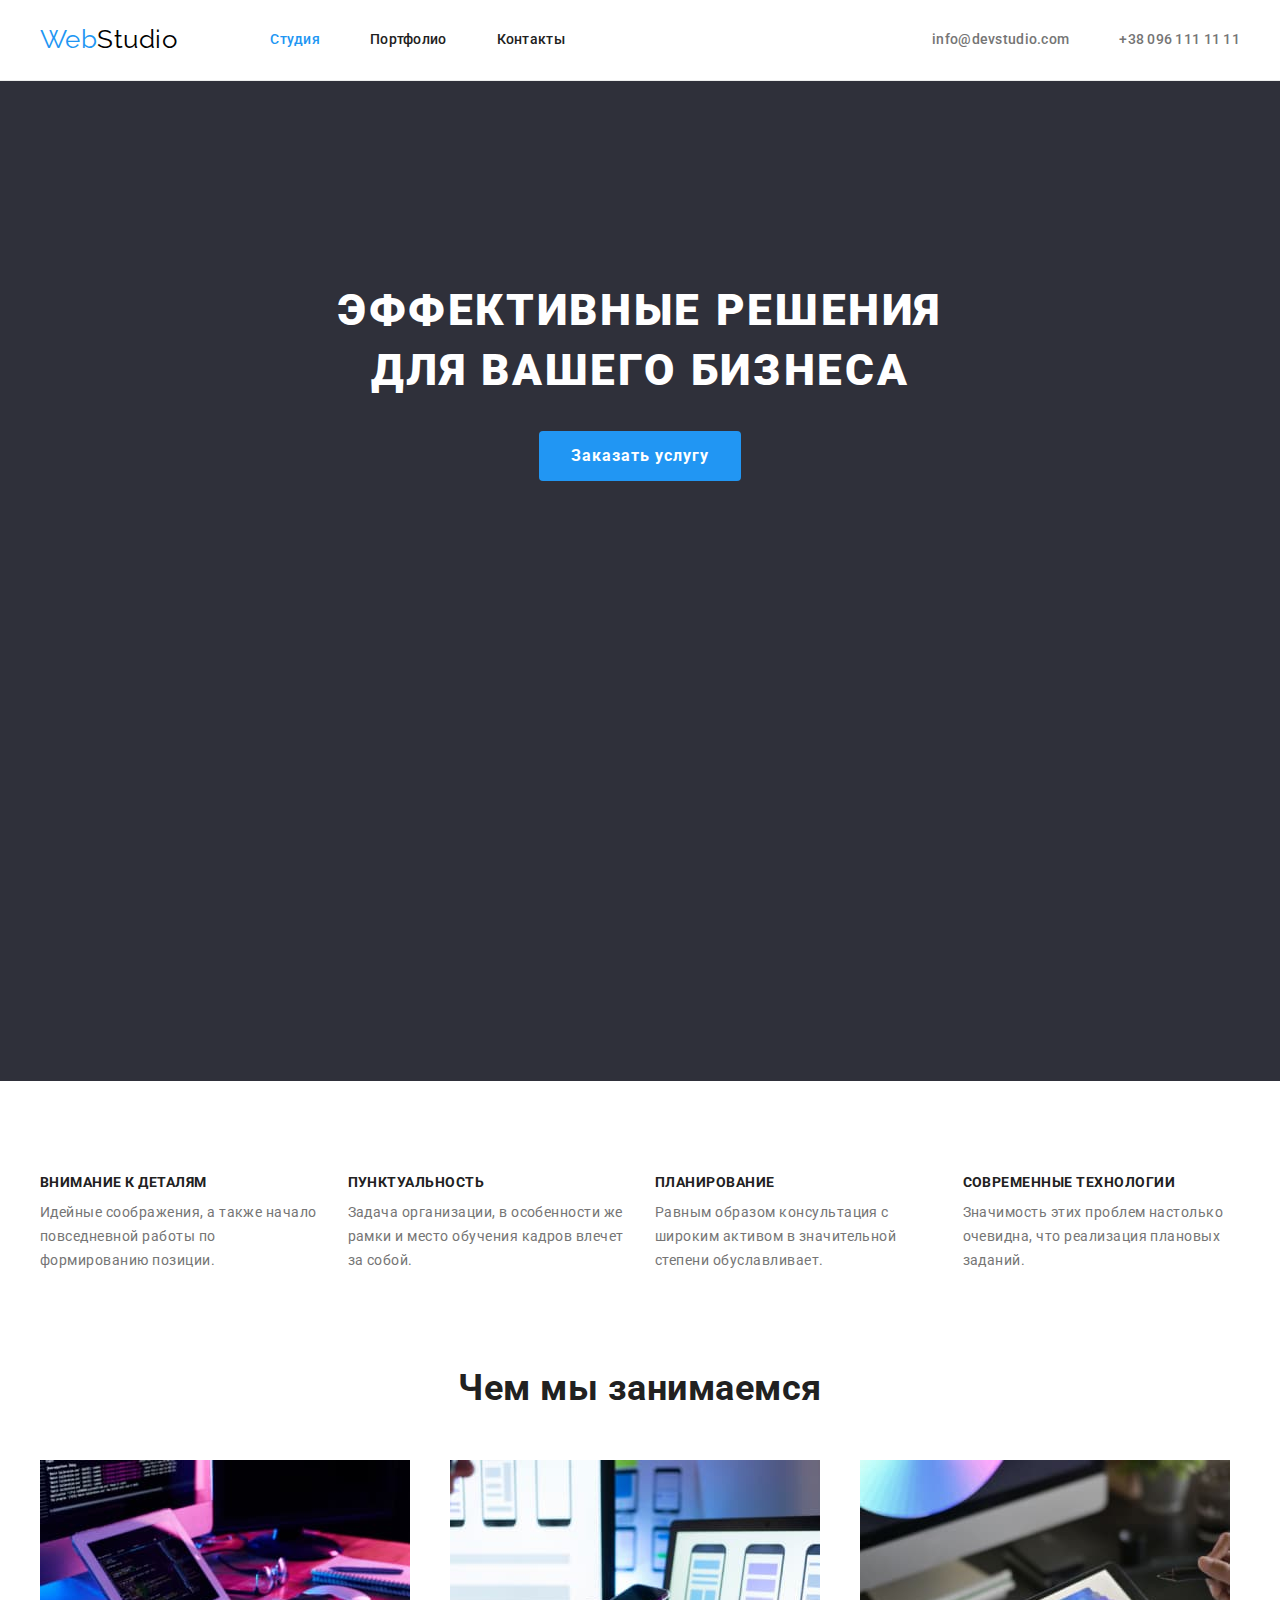
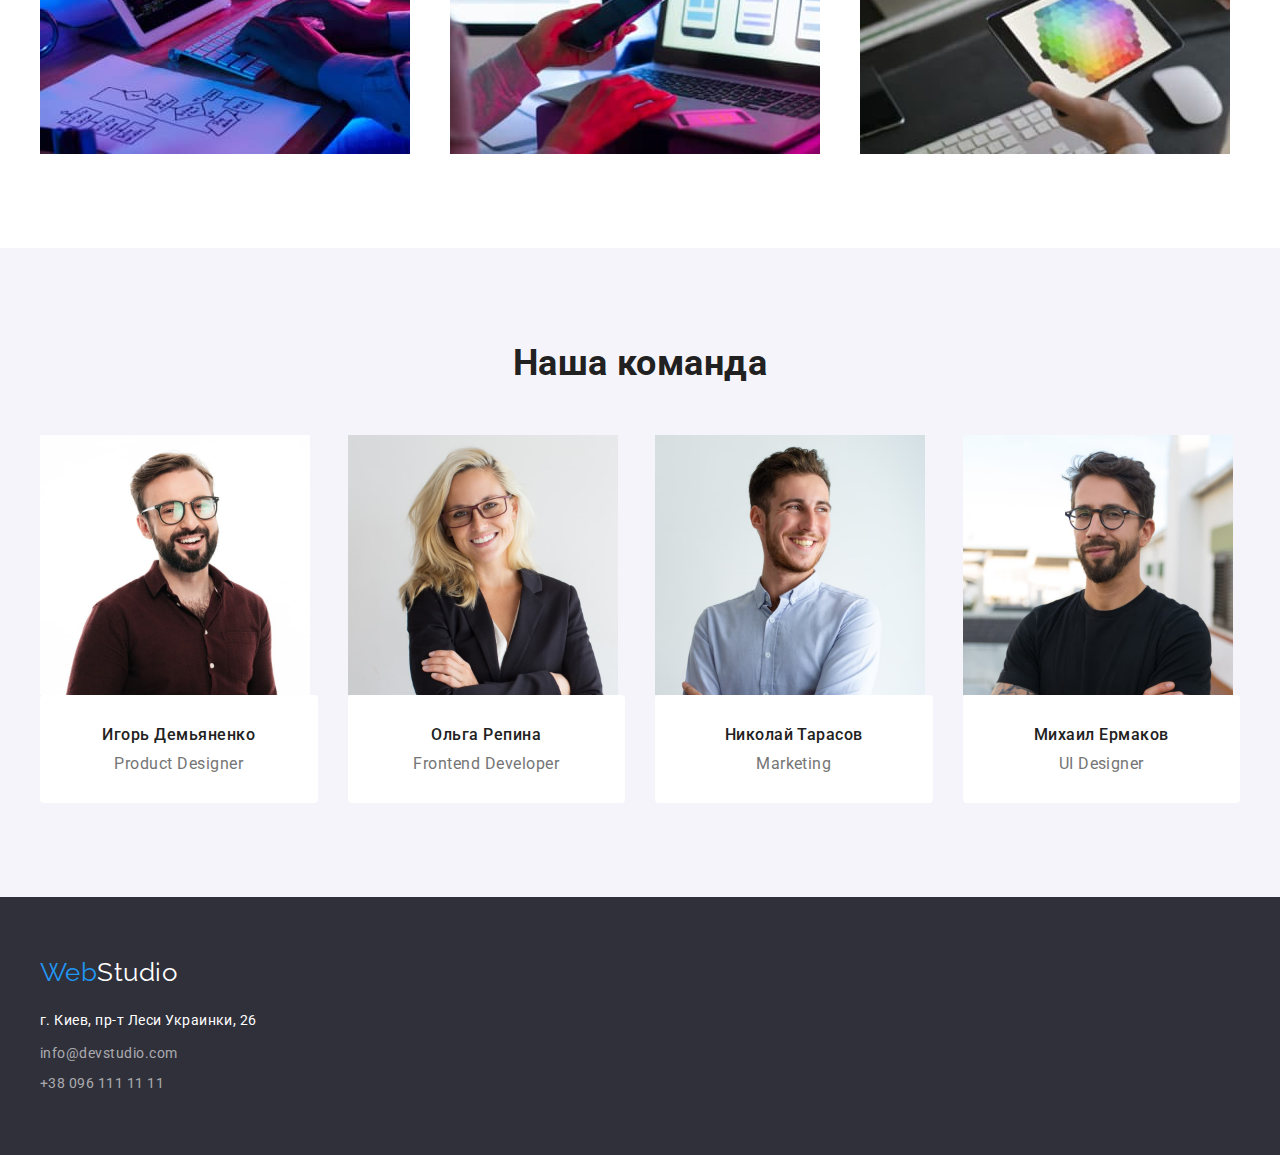
<file: index.html>
<!DOCTYPE html>
<html lang="ru">
    
    <head>
        <meta charset="UTF-8">
        <meta http-equiv="X-UA-Compatible" content="IE=edge">
        <meta name="viewport" content="width=device-width, initial-scale=1.0">
        <title>Document</title>
        <link rel="preconnect" href="https://fonts.gstatic.com">
        <link href="https://fonts.googleapis.com/css2?family=Raleway:wght@700&family=Roboto:wght@400;500;700;900&display=swap"
            rel="stylesheet">
            <link rel="stylesheet" href="https://cdnjs.cloudflare.com/ajax/libs/modern-normalize/1.0.0/modern-normalize.min.css"
                integrity="sha512-ISS7cAi1PEhQ8jnbJpJZMd29NlhNj4AWYyLOSp2CE/CsHxTCu+r+t0D2yoJudVrd0/8fTVPUVDzY5Tvli75u/g=="
                crossorigin="anonymous" />
        <link href="css/styles.css" rel="stylesheet">
    </head>

    <body>

        <!-- Верхняя линия -->

        <header class="header">
            <div class="container haeder-container">
                <nav class="navigation">
                    <a class="logo" href="./index.html" lang="en">
                        <span class="accent">Web</span>Studio  
                    </a>
                    <ul class="site-nav-list">
                        <li class="item-list"><a href="./index.html" lang="en" class="link current">Студия</a></li>
                        <li class="item-list"><a href="./portfolio.html" lang="en" class="link">Портфолио</a></li>
                        <li class="item-list"><a href="" class="link">Контакты</a></li>          
                    </ul>
                </nav>
                    <ul class="contacts-list">
                        <li class="item-list" lang="en"><a href="mailto:info@devstudio.com" class="contacts-link">info@devstudio.com</a></li>
                        <li class="item-list"><a href="tel:+380961111111" class="contacts-link">+38 096 111 11 11</a></li>                
                    </ul> 
            </div>
        </header> 

        <!--Основной текст, уникальный контент-->

        <main>

            <!--Hero-->
            <section class="hero">
                <div class="container">
                    <h1 class=hero-title>Эффективные решения для вашего бизнеса</h1>
                    <button type="button" class="button primery"> Заказать услугу </button>
                </div>
            </section>

            <!--Особенности-->
            <section class="section section-feature">
                <div class="container">
                    <h2 class="visually-hidden"> Преимущества </h2> <!-- скрытый текст  -->
                    <ul  class="feature-section-list list">
                        <li class="item-list">
                            <h3 class="section-subtitle feature-title">Внимание к деталям</h3>
                            <p class="feature-title-text text">
                                Идейные соображения, а также начало повседневной работы по формированию позиции.
                            </p>
                        </li>
                        <li class="item-list">
                            <h3 class="section-subtitle feature-title">Пунктуальность</h3>
                            <p class="feature-title-text text">
                                Задача организации, в особенности же рамки и место обучения кадров влечет за собой.
                            </p>
                        </li>
                        <li class="item-list">
                            <h3 class="section-subtitle feature-title">Планирование</h3>
                            <p class="feature-title-text text">
                                Равным образом консультация с широким активом в значительной степени обуславливает.
                            </p>
                        </li>
                        <li class="item-list">
                            <h3 class="section-subtitle feature-title">Современные технологии</h3>
                            <p class="feature-title-text text">
                                Значимость этих проблем настолько очевидна, что реализация плановых заданий.
                            </p>
                        </li>    
                    </ul>
                </div>
            </section>

            <!--Чем мы занимаемся-->
            <section class="section box-section">
                <div class="container">
                    <h2  class="section-title">Чем мы занимаемся</h2>
                    <ul class="box-section-list list">
                        <li class="item-list">
                            <img class="image-box image" src="./images/box-1.jpg" alt="Работа на ПК" width="370" height="294" />          
                        </li>
                        <li class="item-list">
                            <img class="image-box image" src="./images/box-2.jpg" alt="Работа на ноутбуке и смартфоне" width="370" height="294"/>
                        </li>
                        <li class="item-list">
                            <img class="image-box image" src="./images/box-3.jpg" alt="Работа на планшете" width="370" height="294"/>
                        </li>
                    </ul>
                </div>
            </section>

            <!--Команда-->
            <section class="section section-team">
                <div class="container">
                    <h2 class="section-title">Наша команда</h2>
                    <ul class="team-section-list list">
                        <li class="item-list">
                            <img class="image-team-member image" src="./images/team-member-1.jpg" alt="Игорь Демьяненко" width="270" height="260"/> <!--возможно ссылка-->                 
                                <div class="text-team-member-container">
                                    <h3 class="section-subtitle team-member">Игорь Демьяненко</h3>
                                    <p class="team-member-text text" lang="en">Product Designer</p>
                                </div>                            
                        </li>
                        <li class="item-list">
                            <img class="image-team-member image" src="./images/team-member-2.jpg" alt="Ольга Репина" width="270" height="260"/>
                                <div class="text-team-member-container">
                                    <h3 class="section-subtitle team-member">Ольга Репина</h3>
                                    <p class="team-member-text text" lang="en">Frontend Developer</p>
                                </div>
                        </li>
                        <li class="item-list">
                            <img class="image-team-member image" src="./images/team-member-3.jpg" alt="Николай Тарасов" width="270" height="260"/>
                                <div class="text-team-member-container">
                                    <h3 class="section-subtitle team-member">Николай Тарасов</h3>
                                    <p class="team-member-text text" lang="en">Marketing</p>
                                </div>
                        </li>
                        <li class="item-list">
                            <img class="image-team-member image" src="./images/team-member-4.jpg" alt="Михаил Ермаков" width="270" height="260"/>
                                <div class="text-team-member-container">
                                    <h3 class="section-subtitle team-member">Михаил Ермаков</h3>
                                    <p class="team-member-text text" lang="en">UI Designer</p>
                                </div>
                        </li>
                    </ul>
                </div>
            </section>
        </main>

        <!--Подвал-->

        <footer class="footer">
            <div class="container footer-container">
                <a class="logo logo-footer" href="./index.html" lang="en">
                    <span class="accent">Web</span>Studio
                </a>
                
                <address class="address"> 
                    <a class="address-link" href="https://goo.gl/maps/sPiDw47EjTjkmQh69" target="_blank" rel="noopener noreferrer">г. Киев, пр-т Леси Украинки, 26</a> <!--ссылка открывается в ноыой вкладке-->
                    <ul class="footer-contacts-list">
                        <li class="item-list" lang="en"><a class="footer-link" href="mailto:info@devstudio.com">info@devstudio.com</a></li>
                        <li class="item-list"><a class="footer-link" href="tel:+380961111111">+38 096 111 11 11</a></li>
                    </ul> 
                </address>
            </div>
        </footer>    

    </body>    
</html>
</file>
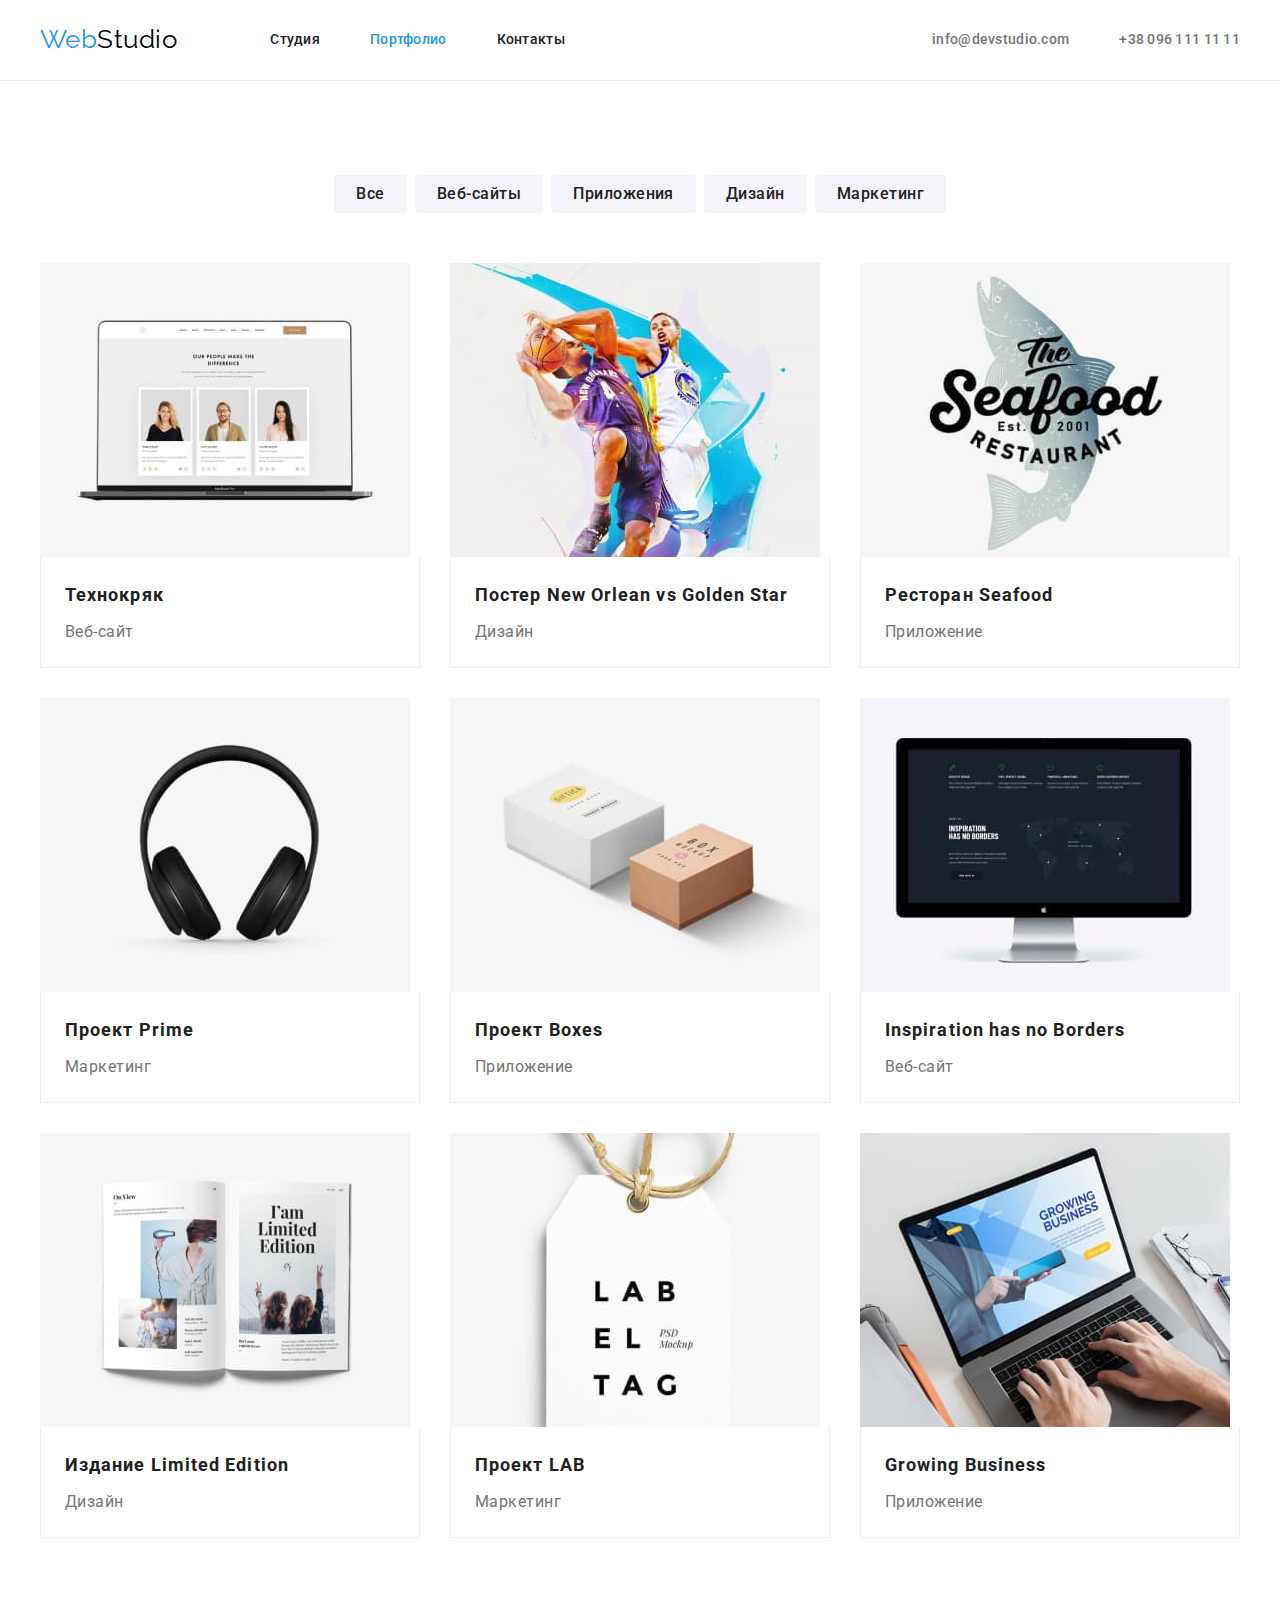
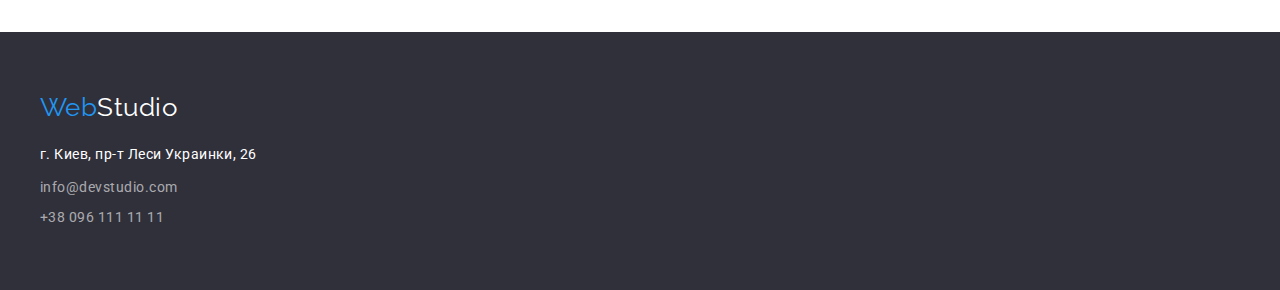
<file: portfolio.html>
<!DOCTYPE html>
<html lang="ru">

    <head>
        <meta charset="UTF-8">
        <meta http-equiv="X-UA-Compatible" content="IE=edge">
        <meta name="viewport" content="width=device-width, initial-scale=1.0">
        <title>Document</title>
        <link rel="preconnect" href="https://fonts.gstatic.com">
        <link href="https://fonts.googleapis.com/css2?family=Raleway:wght@700&family=Roboto:wght@400;500;700;900&display=swap"
            rel="stylesheet">
            <link rel="stylesheet" href="https://cdnjs.cloudflare.com/ajax/libs/modern-normalize/1.0.0/modern-normalize.min.css"
                integrity="sha512-ISS7cAi1PEhQ8jnbJpJZMd29NlhNj4AWYyLOSp2CE/CsHxTCu+r+t0D2yoJudVrd0/8fTVPUVDzY5Tvli75u/g=="
                crossorigin="anonymous" />
        <link href="css/styles.css" rel="stylesheet">
    </head>

    <body>

        <!-- Верхняя линия -->

        <header class="header">
            <div class="container haeder-container">
                <nav class="navigation">
                    <a class="logo" href="./index.html" lang="en">
                        <span class="accent">Web</span>Studio
                    </a>
                    <ul class="site-nav-list">
                        <li class="item-list"><a href="./index.html" lang="en" class="link">Студия</a></li>
                        <li class="item-list"><a href="./portfolio.html" lang="en" class="link current">Портфолио</a></li>
                        <li class="item-list"><a href="" class="link">Контакты</a></li>
                    </ul>
                </nav>
                    <ul class="contacts-list">
                        <li class="item-list" lang="en"><a href="mailto:info@devstudio.com" class="contacts-link">info@devstudio.com</a></li>
                        <li class="item-list"><a href="tel:+380961111111" class="contacts-link">+38 096 111 11 11</a></li>
                    </ul>
            </div>
        </header>

        <!--Основной текст, уникальный контент-->

        <main>
            <section class="section">
                <div class="container">
                    <!--<h2 class="section-title"> </h2>-->
                    <!-- <div class="container secondary-button-container"> -->
                        <ul class="button-section-list list">
                            <li class="item-list"><button type="button" class="button secondary"> Все </button></li>
                            <li class="item-list"><button type="button" class="button secondary"> Веб-сайты </button></li>
                            <li class="item-list"><button type="button" class="button secondary"> Приложения </button></li>
                            <li class="item-list"><button type="button" class="button secondary"> Дизайн </button></li>
                            <li class="item-list"><button type="button" class="button secondary"> Маркетинг </button></li>
                        </ul>
                    <!-- </div>
                    <div class="container"> -->
                        <ul class="work-section-list list">
                            <li class="item-list">
                                <a class="link" href="">
                                    <img class="image-project image" src="./images/project-1.jpg" alt="Ноутбук с открытым сайтом Технокряк" width="370" height="294" />
                                    <div class="work-title-container">
                                        <h3 class="section-subtitle work-title">Технокряк</h3>
                                        <p class="work-title-text text">Веб-сайт</p>
                                    </div>
                                </a>
                            </li>

                            <li class="item-list">
                                <a class="link" href="">
                                    <img class="image-project image" src="./images/project-2.jpg" alt="Постер с двумя баскетболистами" width="370" height="294" />
                                    <div class="work-title-container">
                                        <h3 class="section-subtitle work-title">Постер <span lang="en">New Orlean vs Golden Star</span></h3>
                                        <p class="work-title-text text">Дизайн</p>
                                    </div>
                                </a>
                            </li>

                            <li class="item-list">
                                <a class="link" href="">
                                    <img class="image-project image" src="./images/project-3.jpg" alt="Иконка ресторана с изображением рыбы" width="370" height="294" />
                                    <div class="work-title-container">
                                        <h3 class="section-subtitle work-title">Ресторан <span lang="en">Seafood</span></h3>
                                        <p class="work-title-text text">Приложение</p>
                                    </div>
                                </a>
                            </li>

                            <li class="item-list">
                                <a class="link" href="">
                                    <img class="image-project image" src="./images/project-4.jpg" alt="Наушники" width="370" height="294" />
                                    <div class="work-title-container">
                                        <h3 class="section-subtitle work-title">Проект <span lang="en">Prime</span></h3>
                                        <p class="work-title-text text">Маркетинг</p> 
                                    </div>
                                </a>
                            </li>

                            <li class="item-list">
                                <a class="link" href="">
                                    <img class="image-project image" src="./images/project-5.jpg" alt="Две коробки" width="370" height="294" />
                                    <div class="work-title-container">
                                        <h3 class="section-subtitle work-title">Проект <span lang="en">Boxes</span></h3>
                                        <p class="work-title-text text">Приложение</p>
                                    </div>
                                </a>
                            </li>

                            <li class="item-list">
                                <a class="link" href="">
                                    <img class="image-project image" src="./images/project-6.jpg" alt="Монитор с открытым сайтом Inspiration has no Borders" width="370" height="294" />
                                    <div class="work-title-container">
                                        <h3 class="section-subtitle work-title"><span lang="en">Inspiration has no Borders</span></h3>
                                        <p class="work-title-text text">Веб-сайт</p>
                                    </div>
                                </a>
                            </li>

                            <li class="item-list">
                                <a class="link" href="">
                                    <img class="image-project image" src="./images/project-7.jpg" alt="Раскрытая книга" width="370" height="294" />
                                    <div class="work-title-container">
                                        <h3 class="section-subtitle work-title">Издание <span lang="en">Limited Edition</span></h3>
                                        <p class="work-title-text text">Дизайн</p>
                                    </div>
                                </a>
                            </li>

                            <li class="item-list">
                                <a class="link" href="">
                                    <img class="image-project image" src="./images/project-8.jpg" alt="Бирка с названием проекта" width="370" height="294" />
                                    <div class="work-title-container">
                                        <h3 class="section-subtitle work-title">Проект <span lang="en">LAB</span></h3>
                                        <p class="work-title-text text">Маркетинг</p>
                                    </div>
                                </a>
                            </li>

                            <li class="item-list">
                                <a class="link" href="">
                                    <img class="image-project image" src="./images/project-9.jpg" alt="Ноутбук с открытым приложением Growing Business" width="370" height="294" />
                                    <div class="work-title-container">
                                        <h3 class="section-subtitle work-title"><span lang="en">Growing Business</span></h3>
                                        <p class="work-title-text text">Приложение</p>
                                    </div>
                                </a>
                            </li>

                        </ul>
                    <!-- </div>     -->
                </div>
            </section>
        </main>

        <!--Подвал-->

        <footer class="footer">
            <div class="container footer-container">
                <a class="logo logo-footer" href="./index.html" lang="en">
                    <span class="accent">Web</span>Studio
                </a>
            
                <address class="address"> 
                    <a class="address-link" href="https://goo.gl/maps/sPiDw47EjTjkmQh69" target="_blank" rel="noopener noreferrer">г. Киев, пр-т Леси Украинки, 26</a>
                    <ul class="footer-contacts-list">
                        <li class="item-list" lang="en"><a class="footer-link" href="mailto:info@devstudio.com">info@devstudio.com</a> </li>
                        <li class="item-list"><a class="footer-link" href="tel:+380961111111">+38 096 111 11 11</a></li>
                    </ul>
                </address>
            </div>
        </footer>

    </body>

</html>
</file>
<file: css/styles.css>
:root {
  --primary-text-color: #757575;
  --title-text-color: #212121;
  --accent-color: #2196f3;
  --primary-white-color: #ffffff;
  --primary-black-color: #000000;
  --primary-bg-color: #2f303a;
  --secondary-bg-color: #f5f4fa;
  --contacts-text-color: rgba(255, 255, 255, 0.6);
  --secondary-accent-color: #188ce8;
  --image-set-gap: 30px; /*отступ между изображениями*/
  --nav-set-gap: 50px;
}

body {
  margin: 0;
  background-color: var(--primary-white-color);
  color: var(--primary-text-color);
  font-family: Roboto, sans-serif;
  letter-spacing: 0.03em;
  /*outline: 2px solid tomato; временный вспомогательный элемент*/
}

/* p {
  margin: 0;
} */

.container {
  width: 1200px;
  margin-top: 0;
  margin-left: auto;
  margin-right: auto;
  padding-left: 15px;
  padding-right: 15px;
}

.section {
  padding-top: 94px;
  padding-bottom: 94px;
}

.section-feature {
  padding-bottom: 47px;
}

.box-section {
  padding-top: 47px;
}


/*========== скрываем заголовки ==========*/
.visually-hidden {
  position: absolute;
  width: 1px;
  height: 1px;
  margin: -1px;
  border: 0;
  padding: 0;
  
  white-space: nowrap;
  clip-path: inset(100%);
  clip: rect(0 0 0 0);
  overflow: hidden;
}


/*========== элементы списка ==========*/

.item-list,
.list,
.site-nav-list, 
.contacts-list,
.footer-contacts-list {
  padding: 0;
  margin: 0;
  list-style: none;
}
/*========== end элементы списка ==========*/


/*========== картинки ==========*/

.image {
  display: block;
  max-width: 100%;
}
/*========== end картинки ==========*/


/*========== header ==========*/

.header {
  border-bottom: 1px solid #ececec;
}

.navigation {
  display: flex;
  align-items: center;
}

.haeder-container {
  display: flex;
  justify-content: space-between;
  align-items: center;
}

/*========== логотип ==========*/
.logo {
  margin-right: 93px; 
  
  color: var(--primary-black-color);
  font-family: Raleway, sans-serif;
  text-decoration: none; /*отменяет подчеркивание ссылки*/
  font-size: 26px;
  line-height: 1.2; /*коэффициент 31px:26px */
}

.accent {
  color: var(--accent-color);
}
/*========== end логотип ==========*/


/*========== навигация сайта ==========*/

.site-nav-list, .contacts-list {
  display: flex;
  margin-top: 0;
  margin-bottom: 0;
  flex-wrap: wrap;
   /* margin-left: calc(-1 * var(--nav-set-gap)); */
  /* margin-bottom: calc(-1 * var(--nav-set-gap)); */
}

.site-nav-list .item-list:not(:last-child), .contacts-list .item-list:not(:last-child) {
  margin-right: var(--nav-set-gap);
  /* margin-bottom: var(--nav-set-gap); */
}

.site-nav-list .link {
  display: block;
  padding-top: 32px;
  padding-bottom: 32px;

  color: var(--title-text-color);
  font-weight: 500;
  font-size: 14px;
  line-height: 1.14;
  letter-spacing: 0.02em;
  text-decoration: none;
}

.site-nav-list .link:hover,
.site-nav-list .link:focus {
  color: var(--accent-color);
}

.site-nav-list .link.current {
  color: var(--accent-color);
}
/*========== end навигация сайта ==========*/


/*========== контакты ==========*/

.contacts-link {
  display: block;
  padding-top: 32px;
  padding-bottom: 32px;

  color: var(--primary-text-color);
  font-weight: 500;
  font-size: 14px;
  line-height: 1.14;
  letter-spacing: 0.02em;
  text-decoration: none;
}

.contacts-link:hover,
.contacts-link:focus {
  color: var(--accent-color);
}
/*========== end контакты ==========*/
/*========== end header ==========*/


/*========== hero ==========*/

.hero {
  text-align: center;
  max-width: 1600px;
  min-height: 600px;
  margin-right: auto;
  margin-left: auto; 
    padding-top: 200px;
  padding-bottom: 200px;
  background-color: var(--primary-bg-color);
}

 /* .hero .container {
  display: flex;
  flex-direction: column; */
  /* justify-content: center; */
  /* align-items: center; */
  /* padding-top: 200px;
  }  */ 

  .hero-title {
  /* width: 700px; */
  margin: 0 0 30px 0;
  padding-left: 270px;
  padding-right: 270px;
        
  color: var(--primary-white-color);
  font-weight: 900;
  font-size: 44px;
  line-height: 1.36;
  letter-spacing: 0.06em;
  text-transform: uppercase; /*БОЛЬШИЕ БУКВЫ*/
}
/*========== end hero ==========*/


/*========== кнопки ==========*/

.button {
  font-family: inherit; /*кнопка унаследует свойства*/
  display: inline-block;
  cursor: pointer;
  text-align: center;
  border-radius: 4px;
  border: 0; /* Альтернатива рамка прозрачная border: 1px; solid: transparent*/
}

.button.primery {
  padding: 10px 32px;
  /* min-width: 200px; */

  font-family: inherit;
  background-color: var(--accent-color);
  color: var(--primary-white-color);
  font-weight: 700;
  font-size: 16px;
  line-height: 1.88;
  letter-spacing: 0.06em;
  /*display: flex;
  align-items: center;*/
}

.button.primery:hover,
.button.primery:focus {
  background-color: var(--secondary-accent-color);
}

.button.secondary {
  padding: 6px 22px;
  min-width: 73px;

  font-family: inherit;
  background-color: var(--secondary-bg-color);
  color: var(--title-text-color);
  font-weight: 500;
  font-size: 16px;
  line-height: 1.62;
  letter-spacing: 0.03em;
}

.button.secondary:hover,
.button.secondary:focus {
  background-color: var(--accent-color);
  color: var(--primary-white-color);
}
/*========== end кнопки ==========*/


/*========== секция ==========*/

.section-title {
  margin-top: 0px;
  margin-bottom: 50px;
  color: var(--title-text-color);
  font-weight: 700;
  font-size: 36px;
  line-height: 1.2;
  text-align: center;
}

.section-subtitle {
  margin: 0;
  color: var(--title-text-color);
}

.list {
  display: flex;
  flex-wrap: wrap;
  margin-left: calc(-1 * var(--image-set-gap));
  margin-bottom: calc(-1 * var(--image-set-gap));
}

.list > .item-list {
  margin-left: var(--image-set-gap);
  margin-bottom: var(--image-set-gap); /* 370px; */
}
/*========== end секция ==========*/


/*========== секция особености ==========*/

.feature-title {
  margin-top: 0;
  margin-bottom: 10px;
  font-weight: 700;
  font-size: 14px;
  line-height: 1.14;
  text-transform: uppercase;
  }

.feature-title-text {
  margin-top: 0;
  margin-bottom: 0;
  font-size: 14px;
  line-height: 1.71;
}

.feature-section-list > .item-list {
  flex-basis: calc(100% / 4 - var(--image-set-gap));
}
/*========== end секция особености ==========*/


/*========== секция чем мы занимаемся ==========*/

.box-section-list > .item-list {
  flex-basis: calc(100% / 3 - var(--image-set-gap));
}

/*========== end секция чем мы занимаемся ==========*/


/*========== секция команда ==========*/

.section-team {
  background-color: var(--secondary-bg-color);
  text-align: center;
}

.team-section-list > .item-list {
  flex-basis: calc(100% / 4 - var(--image-set-gap));
}

.team-member {
  margin-bottom: 10px;

  font-weight: 500;
  font-size: 16px;
  line-height: 1.2;
}

.team-member-text {
  margin: 0;
 
  font-size: 16px;
  line-height: 1.2;
}

.text-team-member-container {
  background-color: var(--primary-white-color);
  padding-top: 30px;
  padding-bottom: 30px;
  border-radius: 4px;
  /* box-shadow: ; */
}
/*========== end секция команда ==========*/


/*========== секция кнопок ==========*/

.button-section-list {
  margin-left: 0;
  margin-bottom: var(--nav-set-gap); 
  justify-content: center; 
}

.button-section-list > .item-list {
  margin-right: 8px;
  margin-left: 0;
  margin-bottom: 0;
}

.button-section-list > .item-list:last-child {
   margin-right: 0;
} 
/*========== end секция кнопок ==========*/


/*========== секция портфолио ==========*/

.link {
  text-decoration: none;
}

.work-section-list > .item-list {
  flex-basis: calc(100% / 3 - var(--image-set-gap));
}

.work-title {
  margin-bottom: 4px;

  font-weight: 700;
  font-size: 18px;
  line-height: 2;
  letter-spacing: 0.06em;
  }

.work-title-text {
  margin: 0;  
  font-size: 16px;
  line-height: 1.88;
  color: var(--primary-text-color);
}

.work-title-container {
  border-bottom: 1px solid #EEEEEE;
  border-left: 1px solid #EEEEEE;
  border-right: 1px solid #EEEEEE;
  padding: 20px 24px;
}

/*========== end секция портфолио ==========*/


/*========== подвал ==========*/

.footer {
  background-color: var(--primary-bg-color);
}

.footer-container {
  padding-top: 60px;
  padding-bottom: 60px;
}

.logo-footer {
  display: block;
  margin-bottom: 20px;
  margin-right: 0;
  color: var(--primary-white-color);
}

.address {
  font-style: normal;
  font-size: 14px;
  line-height: 1.71;
}

.address-link {
  display: block;
  margin-bottom: 9px;
  color: var(--primary-white-color);
  text-decoration: none;
}

.address-link:hover,
.address-link:focus {
  color: var(--accent-color);
}

.footer-link {
  color: var(--contacts-text-color);
  text-decoration: none;
}

.footer-link:hover,
.footer-link:focus {
  color: var(--accent-color);
}

.footer-contacts-list .item-list:not(:last-child) {
  margin-bottom: 6px;
}
/*========== end подвал ==========*/
</file>
